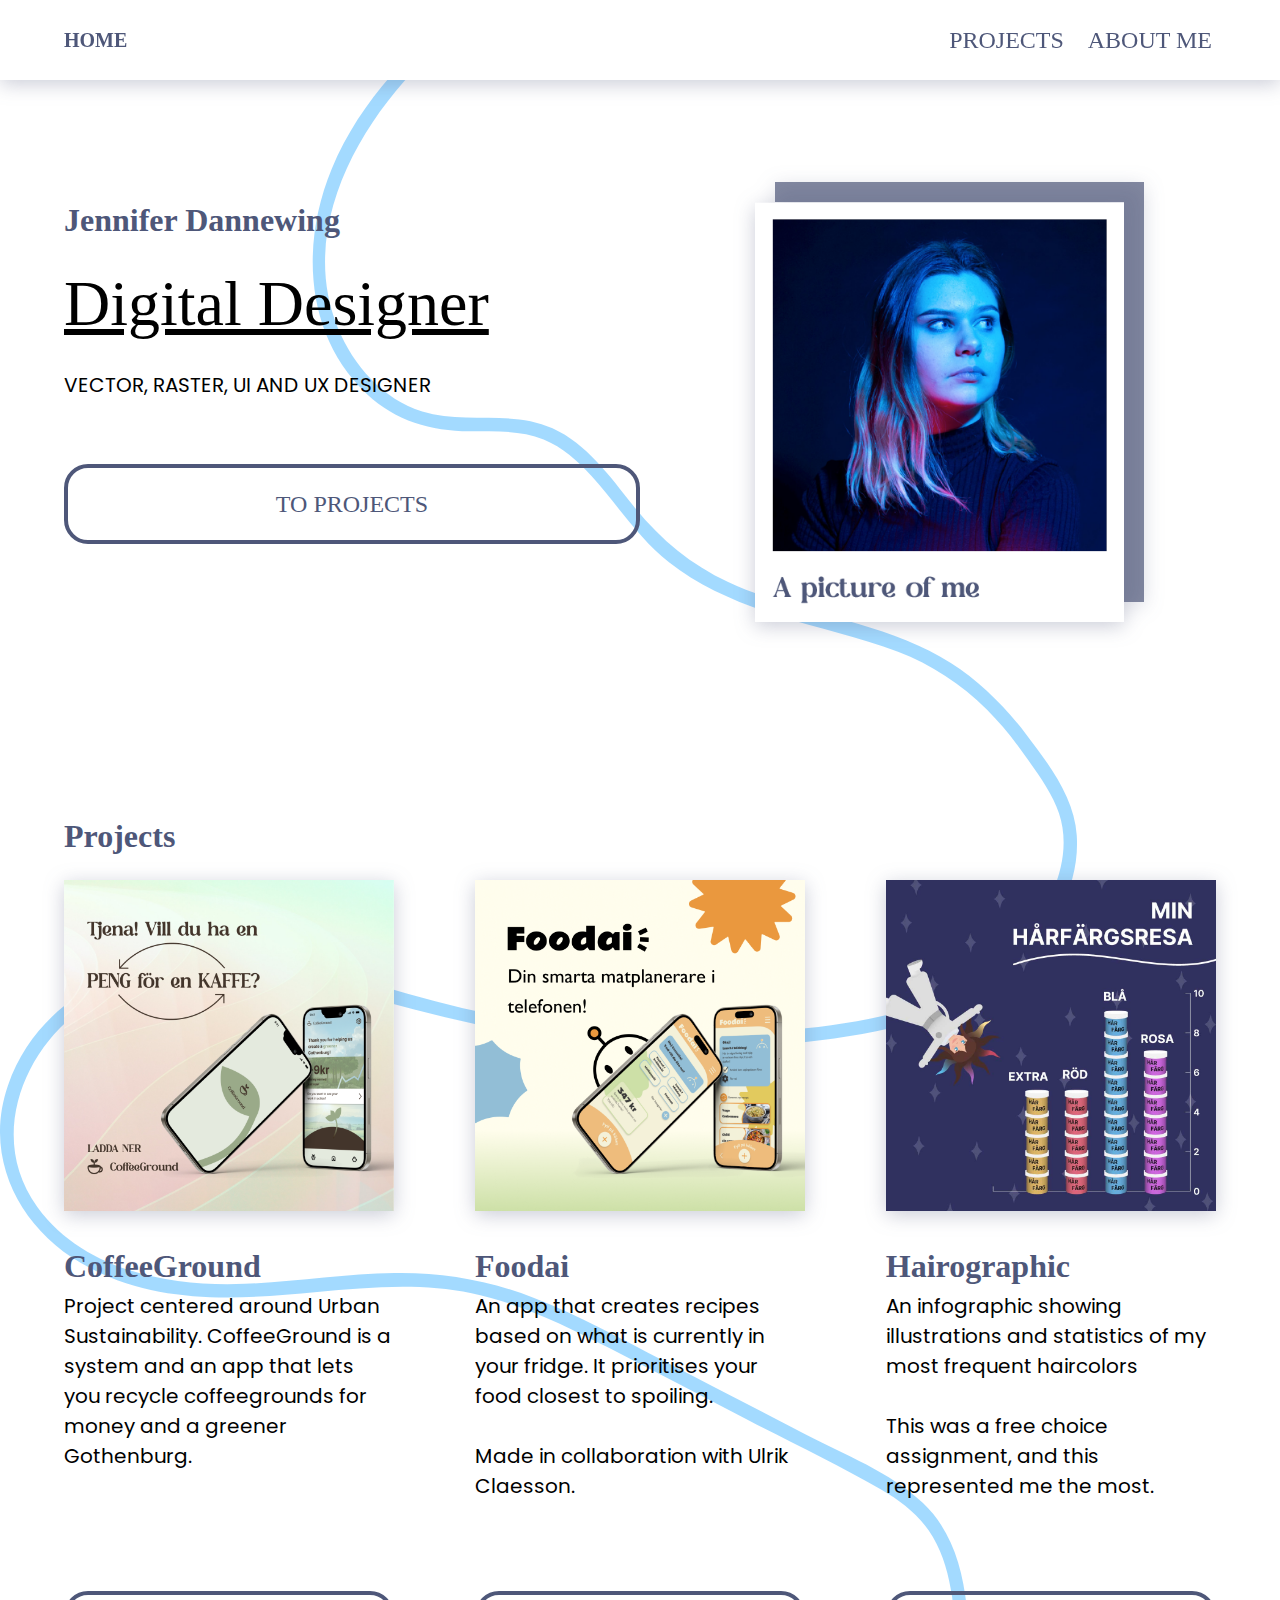
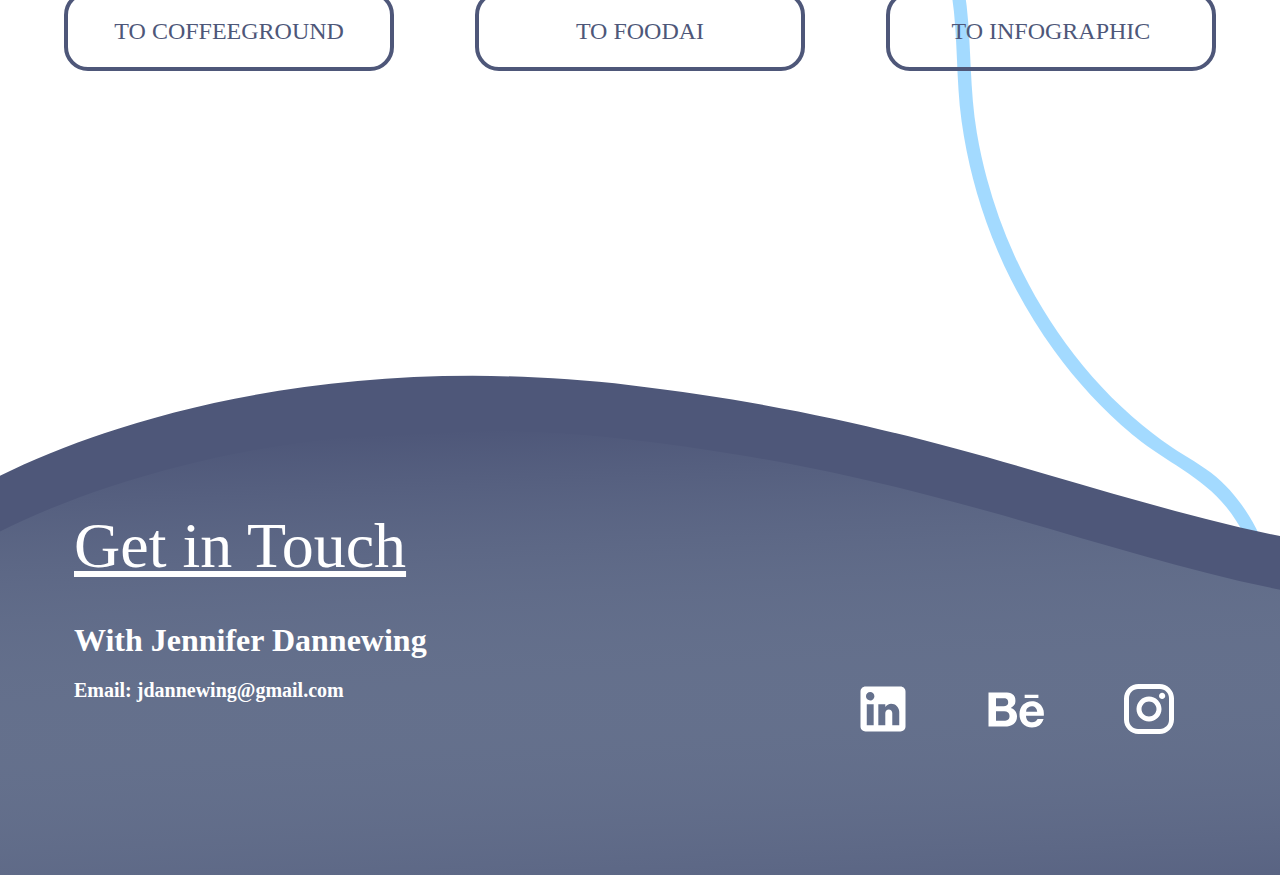
<file: index.html>
<!DOCTYPE html>
<html lang="en">
<head>
    <meta charset="UTF-8">
    <meta name="viewport" content="width=device-width, initial-scale=1.0">
    <title>Jennifers portfolio</title>
    <link href="style.css" rel="stylesheet">
    <link rel="preconnect" href="https://fonts.googleapis.com">
<link rel="preconnect" href="https://fonts.gstatic.com" crossorigin>
<link href="https://fonts.googleapis.com/css2?family=Poppins&display=swap" rel="stylesheet">
<body>
    <header>
        <a href="index.html"><h3>HOME</h3></a>
        <div class="nav">
            <a href="#projects-title">PROJECTS</a>
            <a>ABOUT ME</a>
        
        </div>
    </header>
    <hero>
            <div class="left">
                <h2>
                    Jennifer Dannewing
                </h2>
                <h1>
                    Digital Designer
                </h1>
                <p>VECTOR, RASTER, UI AND UX DESIGNER</p>
                <a href="#projects-title" class="Button">
                    <p>TO PROJECTS</p>
                </a>
            </div>
            <div class="right">
                <img src="img/Jennifer-bild2.png" alt="A picture of me in blue and purple lighting" class="shadow-img">
            </div>
        
    </hero>

    <h2 id="projects-title">Projects</h2>
    <main class="project-container">
        <div>
            <a href="projects.html"><img src="img/CoffeeGround.png" alt="A mockup preview of the CoffeeGround app."></a>
            <div class="projects-text">
                <h2>CoffeeGround</h2>
                <p>Project centered around Urban Sustainability. CoffeeGround is a system and an app that lets you recycle coffeegrounds for money and a greener Gothenburg.
                </p>
                <div class="Button">
                    <p>TO COFFEEGROUND</p>
                </div>
            </div>
        </div>
        <div>
            <img src="img/Foodai.png" alt="A mockup preview of the Foodai app.">
            <div class="projects-text">
                <h2>Foodai</h2>
                <p>An app that creates recipes based on what is currently in your fridge. It prioritises your food closest to spoiling. <br><br>Made in collaboration with Ulrik Claesson.</p>
                <div class="Button">
                    <p>TO FOODAI</p>
                </div>
            </div>
        </div>
        <div>
            <img src="img/Jennifer_Dannewing_Uppgift-4.jpg" alt="Project name:My haircolor journey or Hairographic, a picture of a project showing 
            me in flat design style in space with tubes of haircolor showing statistics of what colors I have dyed my hair.">
            <div class="projects-text">
                <h2>Hairographic</h2>
                <p>An infographic showing illustrations and statistics of my most frequent haircolors<br><br>
                This was a free choice assignment, and this represented me the most.
                </p>
                <div class="Button">
                    <p>TO INFOGRAPHIC</p>
                </div>
            </div>
        </div>
    </main>

    <footer>
    <div>
        <h1>Get in Touch</h1>
        <h2>With Jennifer Dannewing</h2>
        <h3>Email: jdannewing@gmail.com</h3></div>
        
    <div class="links">
        <a href="https://www.linkedin.com/in/jennifer-dannewing-37aba1155/"><img src="img/mdi_linkedin.svg" alt="A LinkedIn symbol and button."></a>
        <a href="https://www.behance.net/jdannewing"><img src="img/ri_behance-fill.svg" alt="A Behance symbol and button."></a>
        <a href="https://www.instagram.com/dannewingdesign/"><img src="img/mdi_instagram.svg" alt="An Instagram symbol and button."></a>
    </div>
        
    </footer>
    
</body>
</html>
</file>
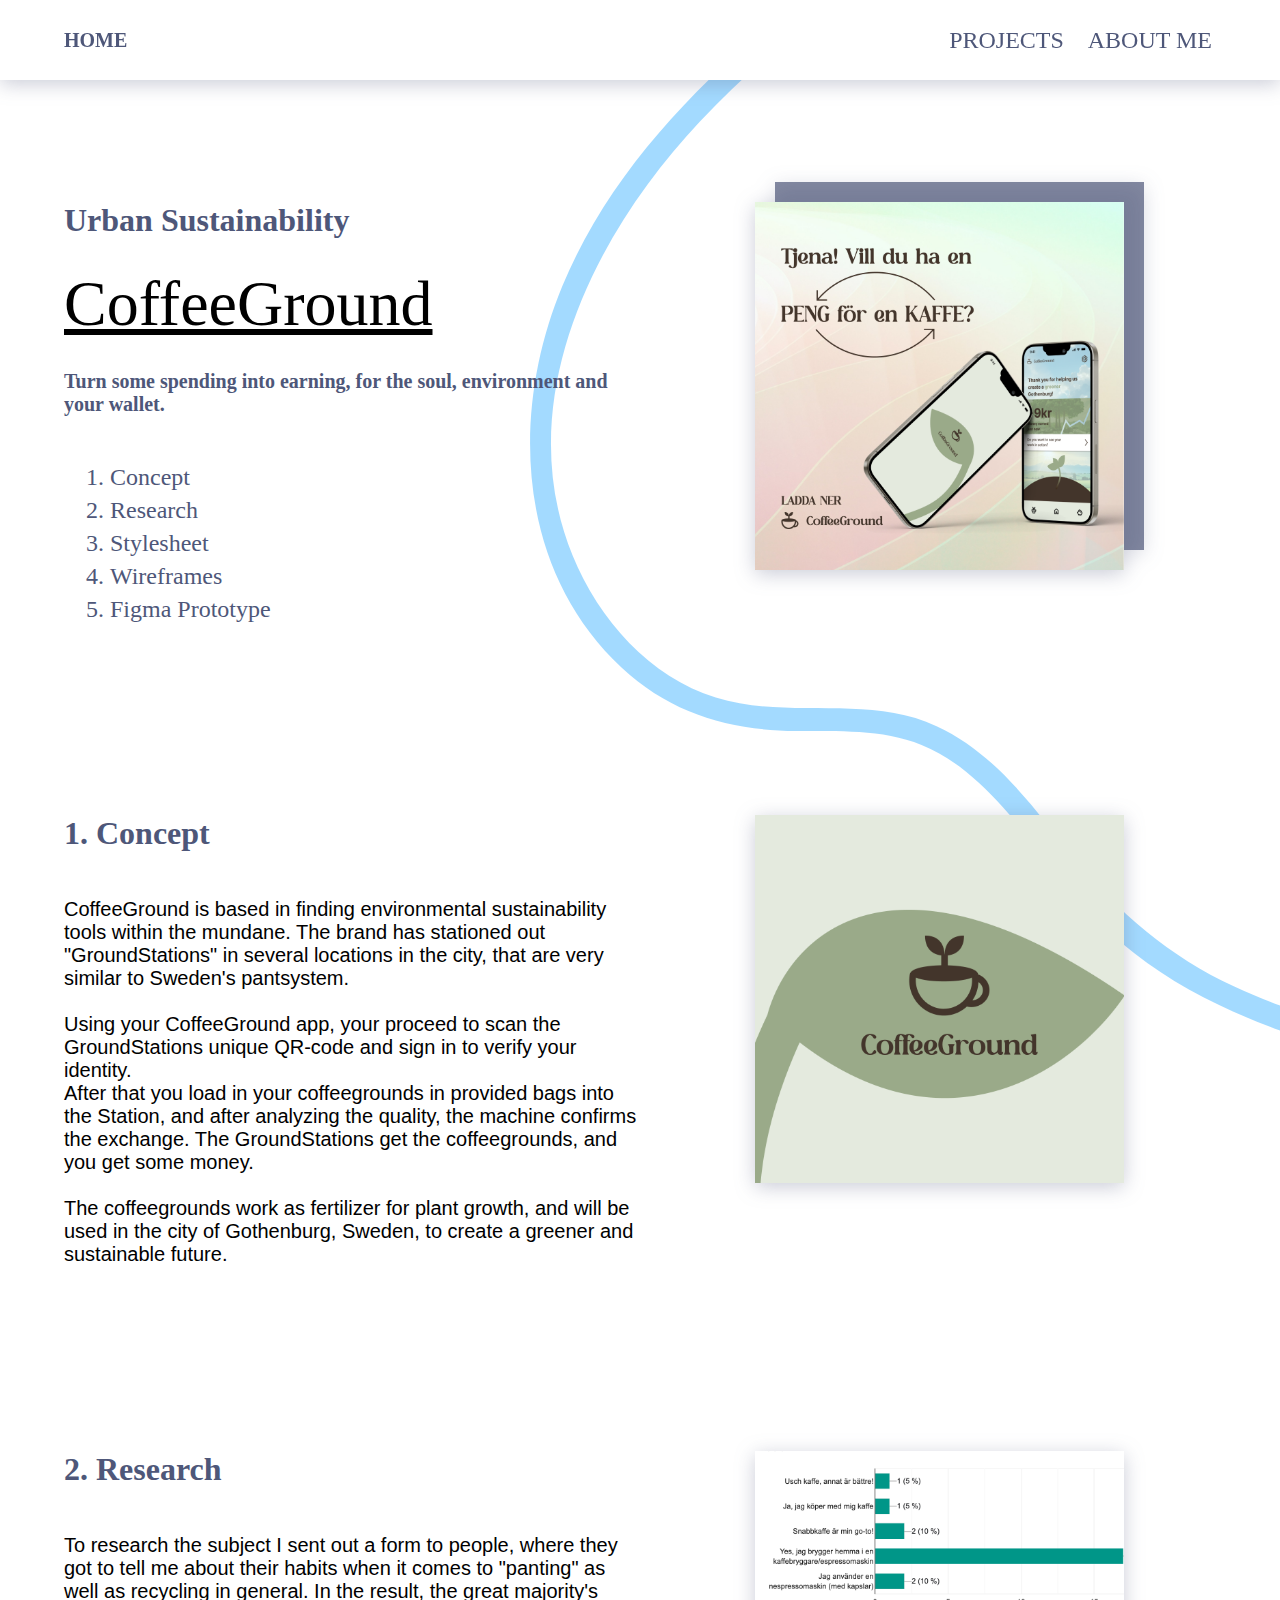
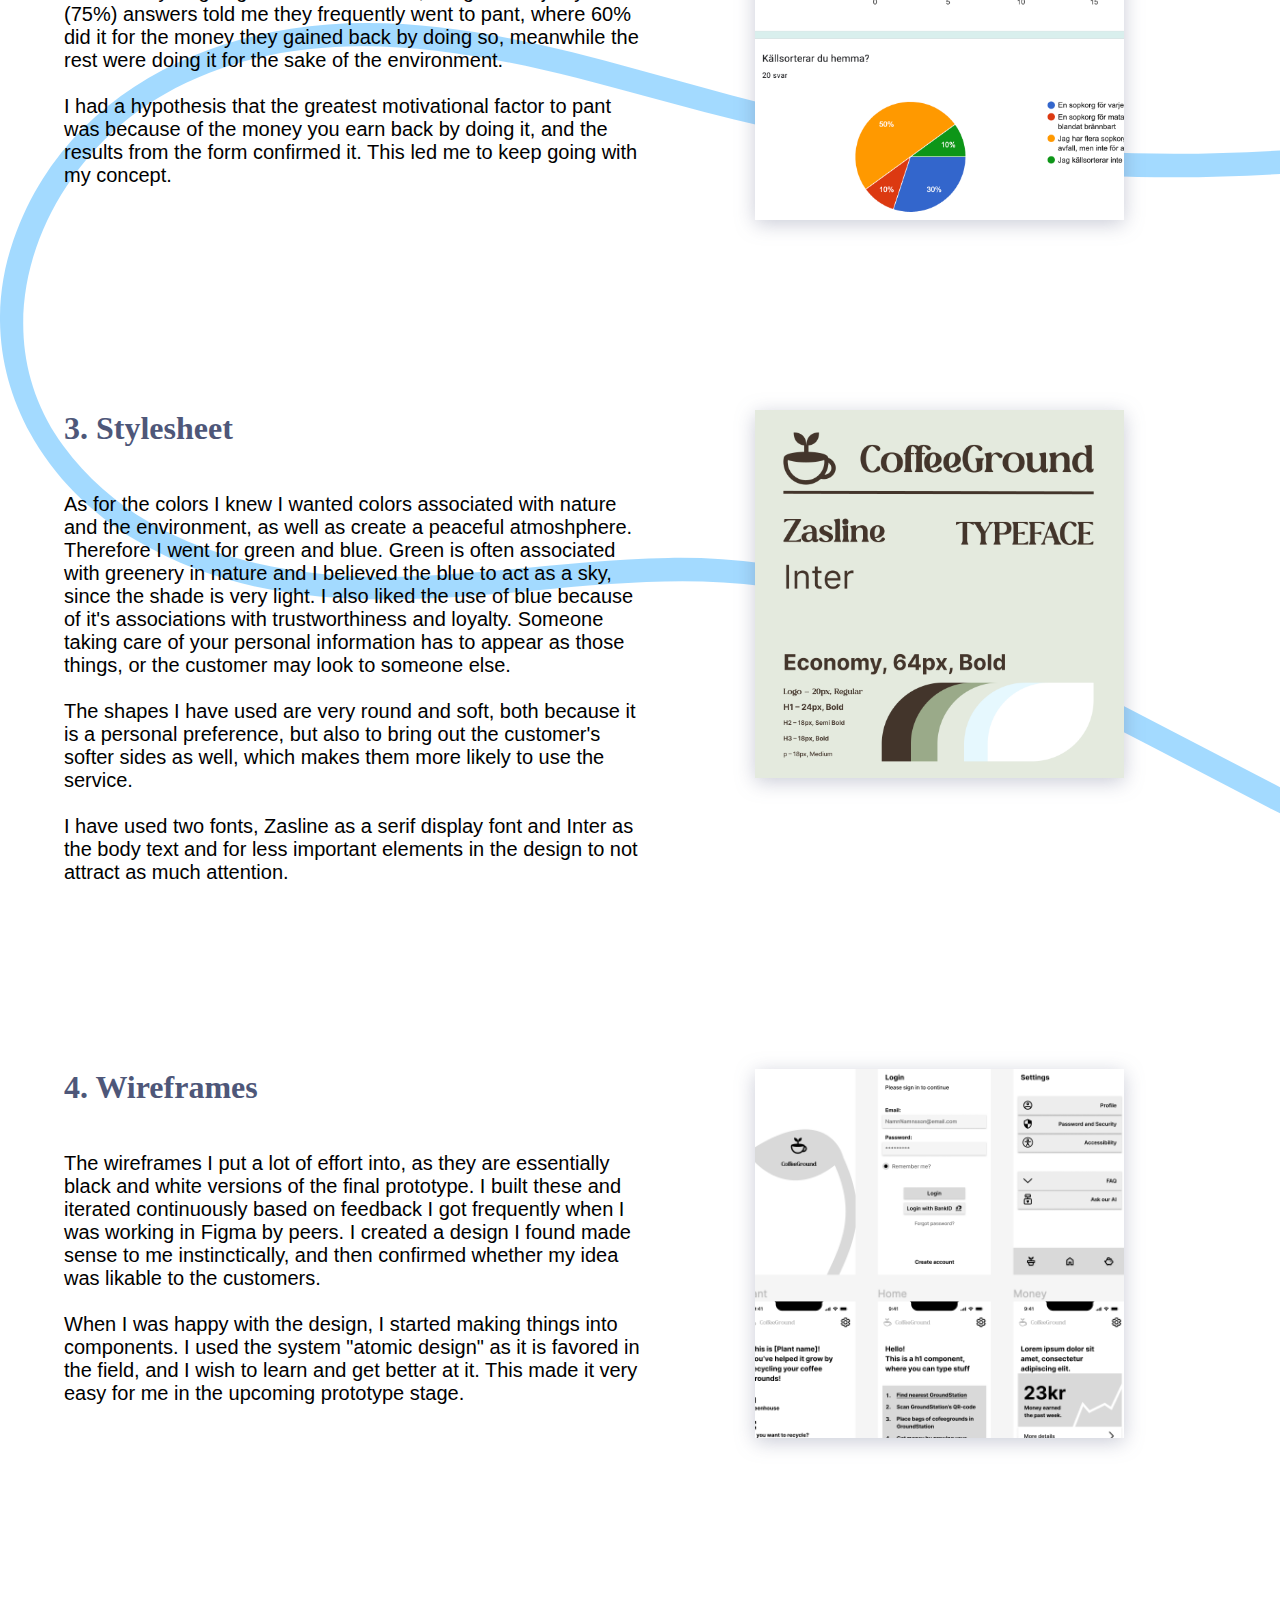
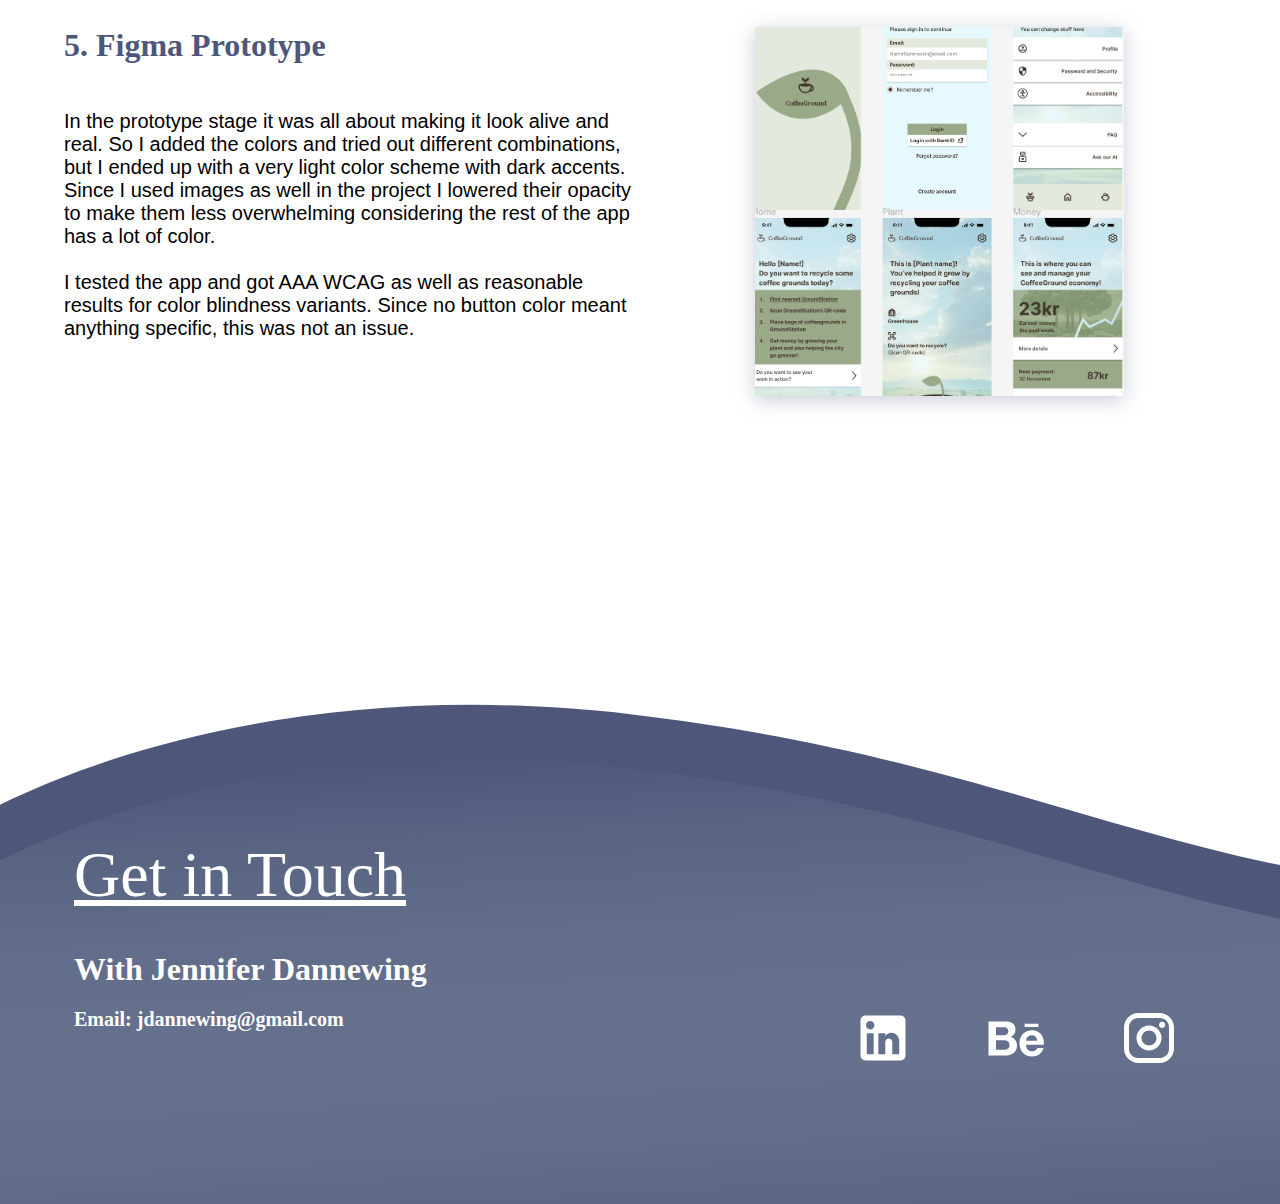
<file: projects.html>
<!DOCTYPE html>
<html lang="en">
<head>
    <meta charset="UTF-8">
    <meta name="viewport" content="width=device-width, initial-scale=1.0">
    <title>Projects</title>
    <link href="style.css" rel="stylesheet">
</head>
<body>
    <header>
        <a href="index.html"><h3>HOME</h3></a>
        <div class="nav">
            <a href="index.html#projects-title">PROJECTS</a>
            <a>ABOUT ME</a>
        </div>
    </header>

    <hero>
        <div class="left">
            <h2>
                Urban Sustainability
            </h2>
            <h1>
                CoffeeGround
            </h1>
            <h3>Turn some spending into earning, for the soul, environment and your wallet.</h3>
            <Ol>
                <li><a href="#concept-coffeeground">Concept</a></li>
                <li><a href="#research-coffeeground">Research</a></li>
                <li><a href="#stylesheet-coffeeground">Stylesheet</a></li>
                <li><a href="#wireframes-coffeeground">Wireframes</a></li>
                <li><a href="#prototype-coffeeground">Figma Prototype</a></li>
            
            </ul>
            
        </div>
        <div class="right">
            <img src="img/CoffeeGround.png" alt="A mockup of the app 'CoffeeGround'. The app is nature themed with leaf imagery. The mockups are placed next to the slogan 'Peng för en kaffe eller kaffe för en peng?' and a call to action text telling you to download the app." class="shadow-img">
        </div>
    </hero>  

    
   <hero>
        <div class="left">
            <h2 id="concept-coffeeground">
                1. Concept
            </h2>
        
            <p><br><br>CoffeeGround is based in finding environmental sustainability tools within the mundane. The brand has stationed out "GroundStations" in several locations in the city,
                that are very similar to Sweden's pantsystem.<br><br>Using your CoffeeGround app, your proceed to scan the GroundStations unique QR-code and sign in to verify your identity.<br>
                After that you load in your coffeegrounds in provided bags into the Station, and after analyzing the quality, the machine confirms the exchange. The GroundStations get the coffeegrounds,
                and you get some money.<br><br>
                The coffeegrounds work as fertilizer for plant growth, and will be used in the city of Gothenburg, Sweden, to create a greener and sustainable future.
            </p>
        </div>
        <div class="right">
            <img src="img/coffeeground-conceptimage.png" alt="The CoffeeGround logo on a green background.">
        </div>
    
    </hero>

    <hero>
        <div class="left">
            <h2 id="research-coffeeground">
                2. Research
            </h2>
        
            <p><br><br>To research the subject I sent out a form to people, where they got to tell me about their habits when it comes to "panting" as well as recycling in general.
                In the result, the great majority's (75%) answers told me they frequently went to pant, where 60% did it for the money they gained back by doing so, meanwhile
                the rest were doing it for the sake of the environment.<br><br>I had a hypothesis that the greatest motivational factor to pant was because of the money you earn back by doing it,
                and the results from the form confirmed it. This led me to keep going with my concept. 
            </p>
        </div>
        <div class="right">
            <img src="img/research-image.png" alt="Screenshots of google form results, showing a pie chart and diagram.">
        </div>
    
    </hero>

    <hero>
        <div class="left">
            <h2 id="stylesheet-coffeeground">
                3. Stylesheet
            </h2>
        
            <p><br><br>As for the colors I knew I wanted colors associated with nature and the environment, as well as create a peaceful atmoshphere. Therefore I went for green and blue.
                Green is often associated with greenery in nature and I believed the blue to act as a sky, since the shade is very light. I also liked the use of blue because of it's
                associations with trustworthiness and loyalty. Someone taking care of your personal information has to appear as those things, or the customer may look to someone else.<br><br>
                The shapes I have used are very round and soft, both because it is a personal preference, but also to bring out the customer's softer sides as well, which makes them more
                likely to use the service.<br><br>
                I have used two fonts, Zasline as a serif display font and Inter as the body text and for less important elements in the design to not attract as much attention.
            </p>
        </div>
        <div class="right">
            <img src="img/stylesheet-image.png" alt="A picture of CoffeeGround's stylesheet.">
        </div>
    
    </hero>

    <hero>
        <div class="left">
            <h2 id="wireframes-coffeeground">
                4. Wireframes
            </h2>
        
            <p><br><br>The wireframes I put a lot of effort into, as they are essentially black and white versions of the final prototype. I built these and iterated continuously based on feedback
                I got frequently when I was working in Figma by peers. I created a design I found made sense to me instinctically, and then confirmed whether my idea was likable to the customers.
                <br><br>When I was happy with the design, I started making things into components. I used the system "atomic design"
                as it is favored in the field, and I wish to learn and get better at it. This made it very easy for me in the upcoming prototype stage. 
            </p>
        </div>
        <div class="right">
            <img src="img/wireframes-image.png" alt="A screenshot of Figma, showing grayscale wireframes of the app.">
        </div>
    
    </hero>

    <hero>
        <div class="left">
            <h2 id="prototype-coffeeground">
                5. Figma Prototype
            </h2>
        
            <p><br><br>In the prototype stage it was all about making it look alive and real. So I added the colors and tried out different combinations, but I ended up with a very light color scheme with dark accents.
                Since I used images as well in the project I lowered their opacity to make them less overwhelming considering the rest of the app has a lot of color.<br><br>
                I tested the app and got AAA WCAG as well as reasonable results for color blindness variants. Since no button color meant anything specific, this was not an issue.
            </p>
        </div>
        <div class="right">
            <a href="https://www.figma.com/proto/N2AYB7seM7PIIcuZaVK8f8/CoffeeGround_Jennifer-Dannewing?page-id=32%3A335&type=design&node-id=341-7091&viewport=80%2C393%2C0.13&t=IWgblVqQyo0IOv5X-1&scaling=scale-down&starting-point-node-id=341%3A7091&mode=design"><img src="img/prototype-image.png" alt="A screenshot of the Figma prototype, showing colored in wireframes."></a>
        </div>
    
    </hero>

    <footer>
        <div>
            <h1>Get in Touch</h1>
            <h2>With Jennifer Dannewing</h2>
            <h3>Email: jdannewing@gmail.com</h3></div>
            
        <div class="links">
            <a href="https://www.linkedin.com/in/jennifer-dannewing-37aba1155/"><img src="img/mdi_linkedin.svg" alt="A LinkedIn symbol and button."></a>
            <a href="https://www.behance.net/jdannewing"><img src="img/ri_behance-fill.svg" alt="A Behance symbol and button."></a>
            <a href="https://www.instagram.com/dannewingdesign/"><img src="img/mdi_instagram.svg" alt="An Instagram symbol and button."></a>
        </div>
            
        </footer>
</body>
</html>
</file>
<file: style.css>
* {
    margin: 0px;
    box-sizing: border-box;
}

html {
    scroll-behavior: smooth;
}

body {
    background-image: url("img/Linesblue.svg");
    background-repeat: no-repeat;
    background-size: cover;
}

@font-face {
    font-family: Zasline, 'Times New Roman', Times, serif;
    src: url(misc/Zasline.otf);
  }

header {
    box-sizing: border-box;
    display: flex;
    flex-direction: row;
    height: 80px;
    background-color: white;
    filter: drop-shadow(0px 4px 10px rgba(78, 87, 121, 0.3));
    justify-content: space-between;
    align-items: center;
    padding-left: 5%;
    padding-right: 5%;
    
}

img {
    max-width: 130%;
    max-height: 130%;
    
}

a {
    text-decoration: none;
}

hero .left {
    width: 50%;
    padding-top: 5%;
}


hero .right {
    width: 50%;
    padding-left: 10%;
    padding-top: 5%;
}

.right img {
    filter: drop-shadow(0px 4px 10px rgba(78, 87, 121, 0.3));
    width: 80%;
    position: relative;
    object-fit: cover;
}

.right .shadow-img {
    box-shadow: 20px -20px 0px rgba(78, 87, 121, 0.7);
}

hero {
    display:flex;
    flex-direction: row;
    padding: 5%;

}

h1 {
    font-family: Zasline;
    font-size: 5vw;
    font-weight: 100;
    text-decoration: underline;
    margin: 5% 0% 5% 0%;
}

h2 {
    font-family: Zasline;
    color: #4E5779;
    font-size: 32px;
}

.nav a {
    font-family: Zasline, 'Times New Roman', Times, serif;
    font-size: 24px;
    flex-shrink: 0;
}

.nav {
    gap: 10%;
    display: flex;
    justify-content: center;
    align-items: center;
    padding-right: 1em;

}

h3 {
    font-family: Zasline;
    color: #4E5779;
    font-size: 20px;
}

a {
    color: #4E5779;
}

Ol {
    font-family: Zasline;
    color: #4E5779;
    font-size: 24px;
    margin-top: 2em;
}

li {
    margin: 6px;
}

header a:hover { 
    transition-duration: 0.4s;
    text-decoration: none; 
    color: #48B5FF; 
   }

.Button {
    box-sizing: border-box;
    display: flex;
    border-style: solid;
    border-color:rgba(78, 87, 121);
    border-width: 4px;
    width: 100%;
    height: 5em;
    border-radius: 24px;
    transition-duration: 0.4s;
    margin-bottom: 4em;
    color: #4E5779;
}

.Button p {
    text-align: center;
    justify-self: center;
    margin: auto;
    font-size: 24px;
    font-family: Zasline;
}

.Button:hover {
    background-color:rgba(78, 87, 121);
    color: white;
    border-style: solid;
    border-radius: 24px;
    border-color: rgba(78, 87, 121);
}

.left > p {
    font-size: 20px;
}

.project-container {
    box-sizing: border-box;
    display: flex;
    justify-content: space-evenly;
    gap: 7%;
    padding-left: 5%;
    padding-right: 5%;
    width: 100%;

}

.project-container div {
    max-width: 470px;
}

.project-container div img {
    max-width: 100%;
    filter: drop-shadow(0px 4px 10px rgba(78, 87, 121, 0.3));

}

#projects-title {
    margin-left: 5%;
    margin-bottom: 2%;
    margin-top: 10%;
}

main h2 {
    margin-bottom: 2%;
    margin-top: 10%;

}

.projects-text {
    margin-top: 10%;
    text-overflow: clip;
    text-overflow: ellipsis ellipsis;
    text-overflow: ellipsis " [..]";
}

.left .Button  {
    margin-top: 4em;
}

p {
    font-family: 'Poppins', sans-serif;
}

.projects-text > p {
    font-size: 20px;
    font-family: 'Poppins', sans-serif;
    height: 300px;
}


footer {
    background-image: url(img/Footer.svg);
    background-repeat: no-repeat;
    background-size: cover;
    margin-top: 15em;
    height: 500px;
    padding: 5%;
    display: flex;
    justify-content: space-between;
}

.links {
    display: flex;
    flex-wrap: wrap;
    padding-top: 240px;
    justify-content: space-around;
    width: 400px;
}

footer h1 {
    color: white;
    padding: 10px;
    margin-top: 60px;
}

footer h2 {
    color: white;
    padding: 10px; 
}

footer h3 {
    color: white;
    padding: 10px;
}

/* inside projects.html  */


@media (max-width: 850px) {

    hero {
        box-sizing: border-box;
        display: flex;
        flex-direction: column;
        }
    
        hero .left {
        width: 100%;
        }
    
        hero .right {
            width: 100%;
            padding: 0%;
            justify-content: center;
        }
    
    body {
        background-image: url("img/Linesblue.svg");
        background-repeat: no-repeat;
        background-size: 700%;
        background-position: center;
    }

    h3 {
        font-size: 24px;
    }

    h1 {
        font-size: 48px;
        margin-top: 10px;
    }

    .nav a {
        font-size: 16px;
    }

    header {
        height: 15%;
    }

    .right {
        display: flex;
        margin: 0;
        padding: 0px;
        justify-content: center;
    }

    .nav {
        margin-right: 0;
        padding: 5%;
        font-size: 16px;
    }

    .right img {
        margin: 0;
        margin-top: 15%;
        width: 300px;
        align-self: center;
        display: flex;
    }

  .Button {
        font-size: 12px;
        width: 100%;

    }

  .project-container {
        flex-direction: column;
        justify-content: center;
        display: flex;
        box-sizing: border-box;

    }
    .project-container div {
        align-self: center;
    }
    .project-container div img {
        width: 100%;
      }

    footer {
        padding-top: 25%;
        flex-direction: column;
    }
    .links {
        justify-content: space-around;
        padding-top: 0px;
        width: 100%;
    }

    p {
        padding-left: 5%;
        padding-right: 5%;

    }

    main h2 {
        margin-left: 5%;
    }

    footer h1 {
        margin-top: 20px;
    }

    .Button:active {
        background-color:rgba(78, 87, 121);
        color: white;
        border-style: solid;
        border-radius: 24px;
        border-color: rgba(78, 87, 121);
    }

}
</file>
